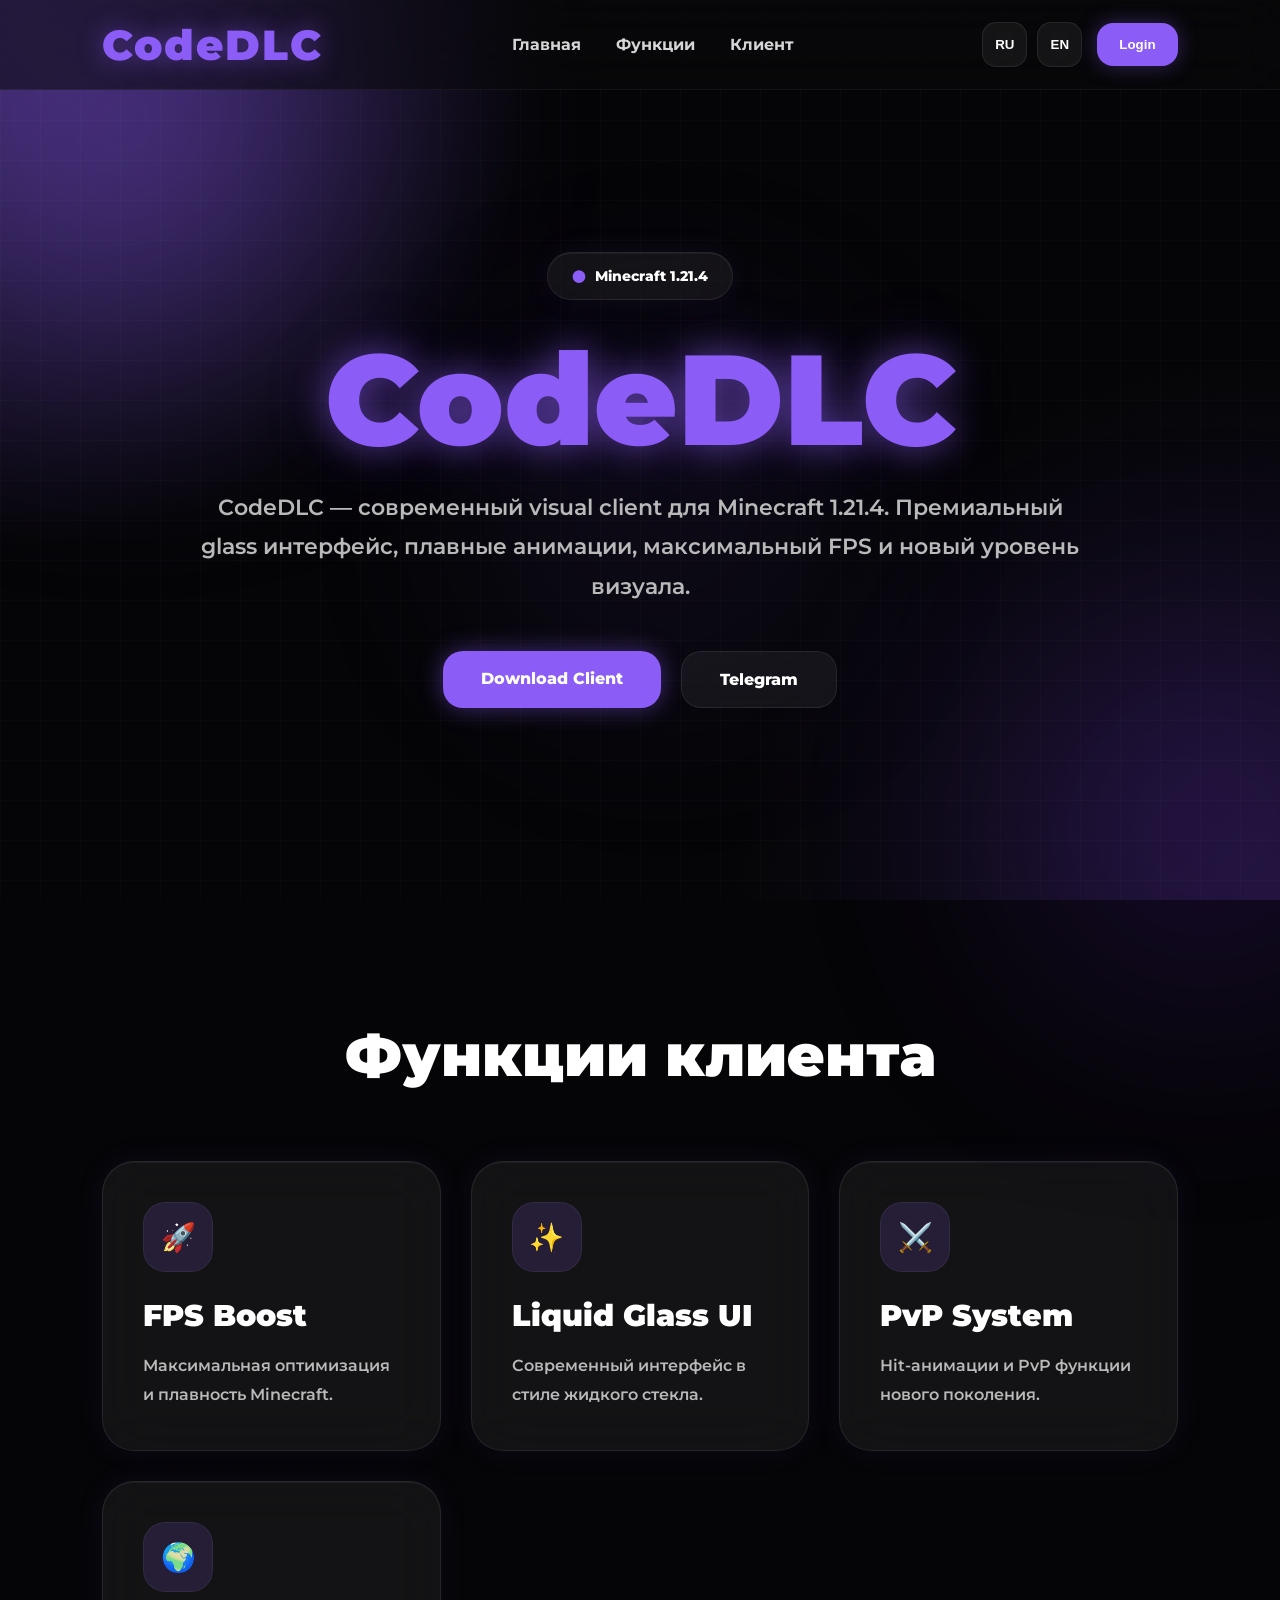
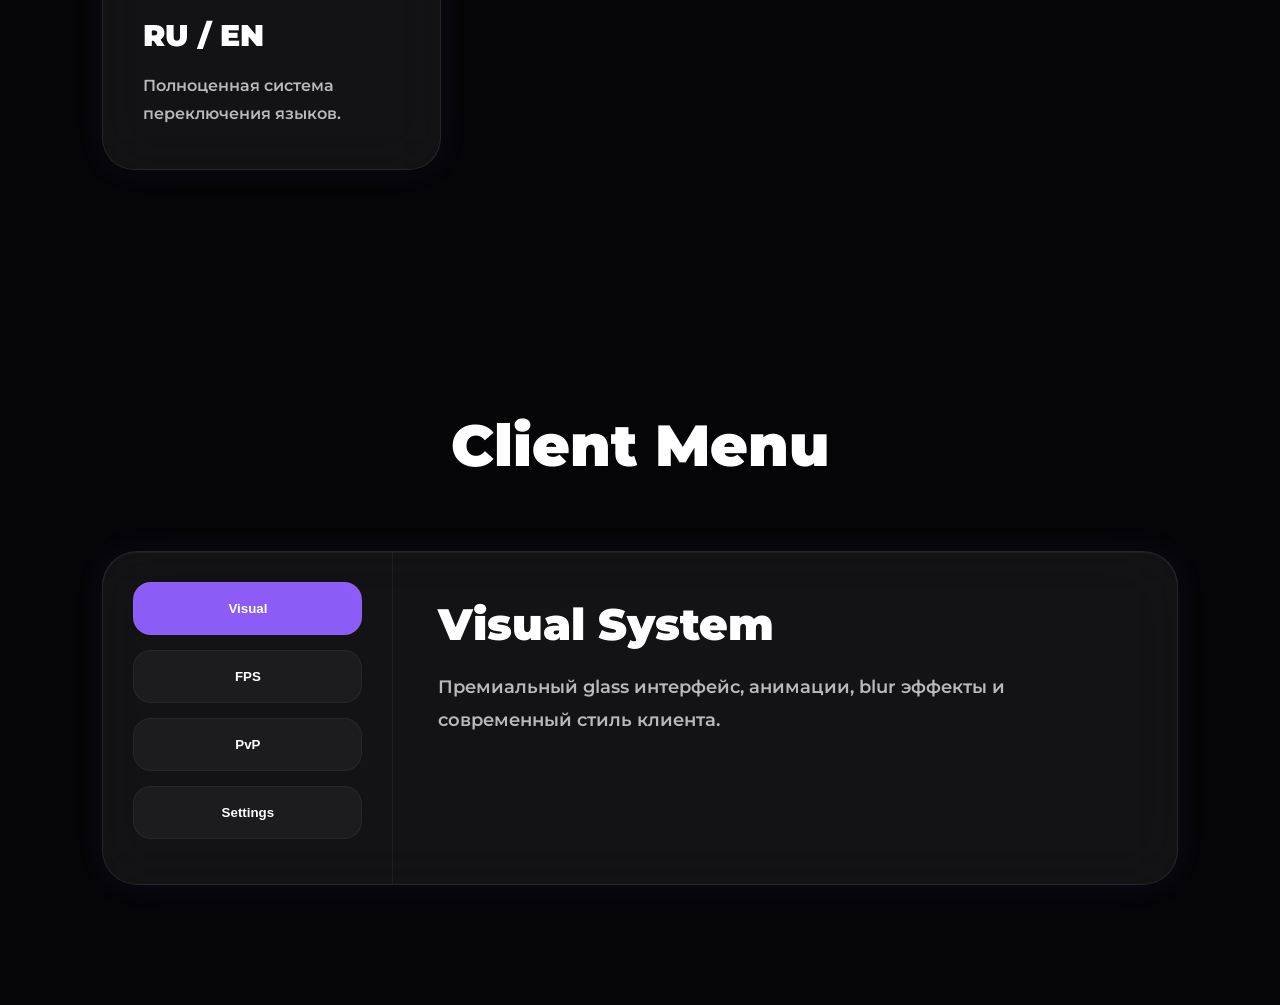
<file: Index.html>
<!DOCTYPE html>
<html lang="ru">
<head>
<meta charset="UTF-8">
<meta name="viewport" content="width=device-width, initial-scale=1.0">

<title>CodeDLC — Minecraft 1.21.4</title>

<link href="https://fonts.googleapis.com/css2?family=Montserrat:wght@400;500;600;700;800;900&display=swap" rel="stylesheet">

<style>

/* ========================= */
/* ROOT */
/* ========================= */

:root{

    --main:#8b5cf6;
    --main-dark:#6d28d9;

    --bg:#050507;

    --glass:rgba(255,255,255,.06);
    --glass2:rgba(255,255,255,.04);

    --border:rgba(255,255,255,.08);

    --text:#ffffff;
    --gray:#b9b9b9;

}

/* ========================= */
/* BASE */
/* ========================= */

*{
    margin:0;
    padding:0;
    box-sizing:border-box;
    scroll-behavior:smooth;
}

body{

    font-family:'Montserrat',sans-serif;

    background:var(--bg);

    color:white;

    overflow-x:hidden;

}

/* ========================= */
/* BACKGROUND */
/* ========================= */

.bg{

    position:fixed;

    inset:0;

    z-index:-5;

    background:
    radial-gradient(circle at top left,
    rgba(139,92,246,.35),
    transparent 35%),

    radial-gradient(circle at bottom right,
    rgba(139,92,246,.16),
    transparent 35%),

    #050507;

}

.blur1,
.blur2,
.blur3{

    position:fixed;

    border-radius:50%;

    filter:blur(130px);

    z-index:-4;

}

.blur1{

    width:450px;
    height:450px;

    background:#8b5cf6;

    top:-100px;
    left:-100px;

    opacity:.35;

}

.blur2{

    width:350px;
    height:350px;

    background:#6d28d9;

    bottom:-100px;
    right:-100px;

    opacity:.22;

}

.blur3{

    width:300px;
    height:300px;

    background:#8b5cf6;

    top:40%;
    left:40%;

    opacity:.12;

}

.grid{

    position:fixed;

    inset:0;

    z-index:-3;

    background-image:
    linear-gradient(rgba(255,255,255,.02) 1px, transparent 1px),
    linear-gradient(90deg, rgba(255,255,255,.02) 1px, transparent 1px);

    background-size:40px 40px;

}

/* ========================= */
/* GLASS */
/* ========================= */

.glass{

    background:var(--glass);

    border:1px solid var(--border);

    backdrop-filter:blur(28px);

    -webkit-backdrop-filter:blur(28px);

    box-shadow:
    inset 0 1px 1px rgba(255,255,255,.06),
    0 0 30px rgba(139,92,246,.08);

}

/* ========================= */
/* NAVBAR */
/* ========================= */

nav{

    position:fixed;

    top:0;

    width:100%;
    height:90px;

    display:flex;
    align-items:center;
    justify-content:space-between;

    padding:0 8%;

    z-index:999;

    background:rgba(10,10,12,.55);

    backdrop-filter:blur(25px);

    border-bottom:1px solid rgba(255,255,255,.05);

}

.logo{

    font-size:42px;

    font-weight:900;

    letter-spacing:2px;

    color:var(--main);

    text-shadow:
    0 0 25px rgba(139,92,246,.5);

}

.nav-links{

    display:flex;

    gap:35px;

}

.nav-links a{

    color:#d6d6d6;

    text-decoration:none;

    font-weight:700;

    transition:.3s;

}

.nav-links a:hover{

    color:var(--main);

}

/* ========================= */
/* LANGUAGE */
/* ========================= */

.right-nav{

    display:flex;
    align-items:center;
    gap:15px;

}

.lang-box{

    display:flex;
    gap:10px;

}

.lang-btn{

    width:45px;
    height:45px;

    border:none;

    border-radius:14px;

    background:var(--glass);

    border:1px solid var(--border);

    color:white;

    font-weight:800;

    cursor:pointer;

    transition:.3s;

    backdrop-filter:blur(20px);

}

.lang-btn:hover{

    background:var(--main);

}

/* ========================= */
/* LOGIN BUTTON */
/* ========================= */

.login-open{

    padding:14px 22px;

    border:none;

    border-radius:16px;

    background:var(--main);

    color:white;

    font-weight:800;

    cursor:pointer;

    transition:.3s;

    box-shadow:
    0 0 20px rgba(139,92,246,.35);

}

.login-open:hover{

    transform:translateY(-3px);

    background:var(--main-dark);

}

/* ========================= */
/* HERO */
/* ========================= */

.hero{

    min-height:100vh;

    display:flex;
    align-items:center;
    justify-content:center;

    text-align:center;

    padding:160px 20px 100px;

}

.hero-content{

    max-width:1000px;

}

.version{

    display:inline-flex;

    align-items:center;

    gap:10px;

    padding:14px 24px;

    border-radius:999px;

    margin-bottom:35px;

    font-size:14px;

    font-weight:800;

}

.version::before{

    content:'⬤';

    color:var(--main);

    font-size:12px;

}

.hero h1{

    font-size:clamp(80px,10vw,190px);

    line-height:1;

    margin-bottom:25px;

    font-weight:900;

    color:var(--main);

    text-shadow:
    0 0 35px rgba(139,92,246,.55),
    0 0 70px rgba(139,92,246,.22);

}

.hero p{

    font-size:22px;

    line-height:1.8;

    color:var(--gray);

    font-weight:600;

    max-width:900px;

    margin:auto;

}

/* ========================= */
/* BUTTONS */
/* ========================= */

.buttons{

    margin-top:45px;

    display:flex;
    justify-content:center;

    gap:20px;

    flex-wrap:wrap;

}

.btn{

    padding:18px 38px;

    border-radius:20px;

    text-decoration:none;

    font-weight:800;

    transition:.35s;

}

.btn-primary{

    background:var(--main);

    color:white;

    box-shadow:
    0 0 25px rgba(139,92,246,.45);

}

.btn-primary:hover{

    transform:translateY(-5px);

    background:var(--main-dark);

}

.btn-secondary{

    background:var(--glass);

    border:1px solid var(--border);

    color:white;

    backdrop-filter:blur(20px);

}

.btn-secondary:hover{

    transform:translateY(-5px);

    border-color:var(--main);

}

/* ========================= */
/* FEATURES */
/* ========================= */

.features{

    padding:120px 8%;

}

.section-title{

    text-align:center;

    font-size:58px;

    font-weight:900;

    margin-bottom:70px;

}

.cards{

    display:grid;

    grid-template-columns:
    repeat(auto-fit,minmax(280px,1fr));

    gap:30px;

}

.card{

    padding:40px;

    border-radius:32px;

    transition:.35s;

    position:relative;

    overflow:hidden;

}

.card:hover{

    transform:translateY(-10px);

    border-color:var(--main);

    box-shadow:
    0 0 35px rgba(139,92,246,.18);

}

.card-icon{

    width:70px;
    height:70px;

    border-radius:22px;

    display:flex;
    align-items:center;
    justify-content:center;

    margin-bottom:25px;

    font-size:28px;

    background:rgba(139,92,246,.15);

    border:1px solid rgba(255,255,255,.06);

}

.card h3{

    font-size:30px;

    margin-bottom:18px;

    font-weight:900;

}

.card p{

    color:var(--gray);

    line-height:1.8;

    font-weight:600;

}

/* ========================= */
/* CLIENT PANEL */
/* ========================= */

.client{

    padding:120px 8%;

}

.client-box{

    display:flex;

    border-radius:35px;

    overflow:hidden;

}

.sidebar{

    width:290px;

    padding:30px;

    border-right:1px solid rgba(255,255,255,.05);

}

.sidebar button{

    width:100%;

    padding:18px;

    margin-bottom:15px;

    border:none;

    border-radius:18px;

    background:rgba(255,255,255,.04);

    border:1px solid rgba(255,255,255,.05);

    color:white;

    font-weight:800;

    cursor:pointer;

    transition:.3s;

}

.sidebar button.active,
.sidebar button:hover{

    background:var(--main);

}

.content{

    flex:1;

    padding:45px;

}

.tab{

    display:none;

}

.tab.active{

    display:block;

}

.tab h2{

    font-size:44px;

    margin-bottom:20px;

    font-weight:900;

}

.tab p{

    color:var(--gray);

    font-size:18px;

    line-height:1.8;

    font-weight:600;

}

/* ========================= */
/* LOGIN PANEL */
/* ========================= */

.auth-panel{

    position:fixed;

    inset:0;

    background:rgba(0,0,0,.55);

    display:none;

    align-items:center;
    justify-content:center;

    z-index:2000;

    padding:20px;

}

.auth-box{

    width:100%;
    max-width:470px;

    padding:40px;

    border-radius:35px;

}

.auth-box h2{

    text-align:center;

    font-size:42px;

    margin-bottom:30px;

    font-weight:900;

}

.input-box{

    margin-bottom:20px;

}

.input-box input{

    width:100%;

    padding:18px 20px;

    border:none;

    outline:none;

    border-radius:18px;

    background:rgba(255,255,255,.05);

    border:1px solid rgba(255,255,255,.06);

    color:white;

    font-size:16px;

    font-weight:700;

}

.input-box input::placeholder{

    color:#b7b7b7;

}

.auth-btn{

    width:100%;

    padding:18px;

    border:none;

    border-radius:18px;

    background:var(--main);

    color:white;

    font-size:17px;

    font-weight:900;

    cursor:pointer;

    transition:.3s;

}

.auth-btn:hover{

    background:var(--main-dark);

}

.auth-switch{

    margin-top:25px;

    text-align:center;

    color:#bcbcbc;

    font-weight:600;

}

.auth-switch span{

    color:var(--main);

    cursor:pointer;

    font-weight:800;

}

/* ========================= */
/* MOBILE */
/* ========================= */

@media(max-width:900px){

    nav{

        padding:0 20px;

    }

    .nav-links{

        display:none;

    }

    .hero{

        padding-top:140px;

    }

    .hero h1{

        font-size:80px;

    }

    .hero p{

        font-size:17px;

        line-height:1.7;

    }

    .buttons{

        flex-direction:column;

    }

    .btn{

        width:100%;

    }

    .section-title{

        font-size:40px;

    }

    .cards{

        grid-template-columns:1fr;

    }

    .client-box{

        flex-direction:column;

    }

    .sidebar{

        width:100%;

        border-right:none;

        border-bottom:1px solid rgba(255,255,255,.05);

    }

    .content{

        padding:30px;

    }

    .tab h2{

        font-size:32px;

    }

    .right-nav{

        gap:10px;

    }

    .login-open{

        padding:12px 16px;

        font-size:14px;

    }

}

/* ========================= */

</style>
</head>
<body>

<div class="bg"></div>
<div class="blur1"></div>
<div class="blur2"></div>
<div class="blur3"></div>
<div class="grid"></div>

<!-- NAVBAR -->

<nav>

<div class="logo">
CodeDLC
</div>

<div class="nav-links">

<a href="#home">Главная</a>
<a href="#features">Функции</a>
<a href="#client">Клиент</a>

</div>

<div class="right-nav">

<div class="lang-box">

<button class="lang-btn" onclick="setLanguage('ru')">
RU
</button>

<button class="lang-btn" onclick="setLanguage('en')">
EN
</button>

</div>

<button class="login-open" onclick="openAuth()">
Login
</button>

</div>

</nav>

<!-- HERO -->

<section class="hero" id="home">

<div class="hero-content">

<div class="version glass">
Minecraft 1.21.4
</div>

<h1>
CodeDLC
</h1>

<p id="heroText">
CodeDLC — современный visual client для Minecraft 1.21.4.
Премиальный glass интерфейс, плавные анимации,
максимальный FPS и новый уровень визуала.
</p>

<div class="buttons">

<a href="#" class="btn btn-primary">
Download Client
</a>

<a href="https://t.me/CodeDLC0" class="btn btn-secondary">
Telegram
</a>

</div>

</div>

</section>

<!-- FEATURES -->

<section class="features" id="features">

<h2 class="section-title" id="featuresTitle">
Функции клиента
</h2>

<div class="cards">

<div class="card glass">

<div class="card-icon">
🚀
</div>

<h3>
FPS Boost
</h3>

<p>
Максимальная оптимизация и плавность Minecraft.
</p>

</div>

<div class="card glass">

<div class="card-icon">
✨
</div>

<h3>
Liquid Glass UI
</h3>

<p>
Современный интерфейс в стиле жидкого стекла.
</p>

</div>

<div class="card glass">

<div class="card-icon">
⚔️
</div>

<h3>
PvP System
</h3>

<p>
Hit-анимации и PvP функции нового поколения.
</p>

</div>

<div class="card glass">

<div class="card-icon">
🌍
</div>

<h3>
RU / EN
</h3>

<p>
Полноценная система переключения языков.
</p>

</div>

</div>

</section>

<!-- CLIENT -->

<section class="client" id="client">

<h2 class="section-title">
Client Menu
</h2>

<div class="client-box glass">

<div class="sidebar">

<button class="tab-btn active"
onclick="openTab(event,'visual')">
Visual
</button>

<button class="tab-btn"
onclick="openTab(event,'fps')">
FPS
</button>

<button class="tab-btn"
onclick="openTab(event,'pvp')">
PvP
</button>

<button class="tab-btn"
onclick="openTab(event,'settings')">
Settings
</button>

</div>

<div class="content">

<div class="tab active" id="visual">

<h2>
Visual System
</h2>

<p>
Премиальный glass интерфейс,
анимации, blur эффекты
и современный стиль клиента.
</p>

</div>

<div class="tab" id="fps">

<h2>
FPS Boost
</h2>

<p>
Оптимизация рендера,
улучшенная плавность
и стабильная производительность.
</p>

</div>

<div class="tab" id="pvp">

<h2>
PvP Features
</h2>

<p>
Combat функции,
кастомные hit-анимации
и улучшенный PvP опыт.
</p>

</div>

<div class="tab" id="settings">

<h2>
Client Settings
</h2>

<p>
Полная настройка клиента,
цветов, анимаций
и интерфейса.
</p>

</div>

</div>

</div>

</section>

<!-- LOGIN PANEL -->

<div class="auth-panel" id="authPanel">

<div class="auth-box glass">

<h2 id="authTitle">
Авторизация
</h2>

<div class="input-box">
<input type="text" placeholder="Login">
</div>

<div class="input-box">
<input type="password" placeholder="Password">
</div>

<button class="auth-btn" id="authBtn">
Войти
</button>

<div class="auth-switch">

<span onclick="switchAuth()" id="switchText">
Создать аккаунт
</span>

</div>

</div>

</div>

<script>

/* ========================= */
/* AUTH */
/* ========================= */

function openAuth(){

    document
    .getElementById("authPanel")
    .style.display="flex";

}

window.onclick=function(e){

    let panel=
    document.getElementById("authPanel");

    if(e.target===panel){

        panel.style.display="none";

    }

}

/* ========================= */
/* TABS */
/* ========================= */

function openTab(event,tabId){

    let tabs=
    document.querySelectorAll(".tab");

    let buttons=
    document.querySelectorAll(".tab-btn");

    tabs.forEach(tab=>{

        tab.classList.remove("active");

    });

    buttons.forEach(btn=>{

        btn.classList.remove("active");

    });

    document
    .getElementById(tabId)
    .classList
    .add("active");

    event.target
    .classList
    .add("active");

}

/* ========================= */
/* LOGIN / REGISTER */
/* ========================= */

let login=true;

function switchAuth(){

    login=!login;

    if(login){

        document.getElementById("authTitle")
        .innerText="Авторизация";

        document.getElementById("authBtn")
        .innerText="Войти";

        document.getElementById("switchText")
        .innerText="Создать аккаунт";

    }else{

        document.getElementById("authTitle")
        .innerText="Регистрация";

        document.getElementById("authBtn")
        .innerText="Создать аккаунт";

        document.getElementById("switchText")
        .innerText="Уже есть аккаунт?";

    }

}

/* ========================= */
/* LANGUAGE */
/* ========================= */

function setLanguage(lang){

    if(lang==="en"){

        document.getElementById("heroText")
        .innerText=
        "CodeDLC is a premium Minecraft 1.21.4 visual client with liquid glass UI, smooth animations and high performance.";

        document.getElementById("featuresTitle")
        .innerText=
        "Client Features";

        document.getElementById("authTitle")
        .innerText=
        "Authorization";

        document.getElementById("authBtn")
        .innerText=
        "Login";

        document.getElementById("switchText")
        .innerText=
        "Create account";

    }

    if(lang==="ru"){

        document.getElementById("heroText")
        .innerText=
        "CodeDLC — современный visual client для Minecraft 1.21.4. Премиальный glass интерфейс, плавные анимации, максимальный FPS и новый уровень визуала.";

        document.getElementById("featuresTitle")
        .innerText=
        "Функции клиента";

        document.getElementById("authTitle")
        .innerText=
        "Авторизация";

        document.getElementById("authBtn")
        .innerText=
        "Войти";

        document.getElementById("switchText")
        .innerText=
        "Создать аккаунт";

    }

}

</script>

</body>
</html>
</file>
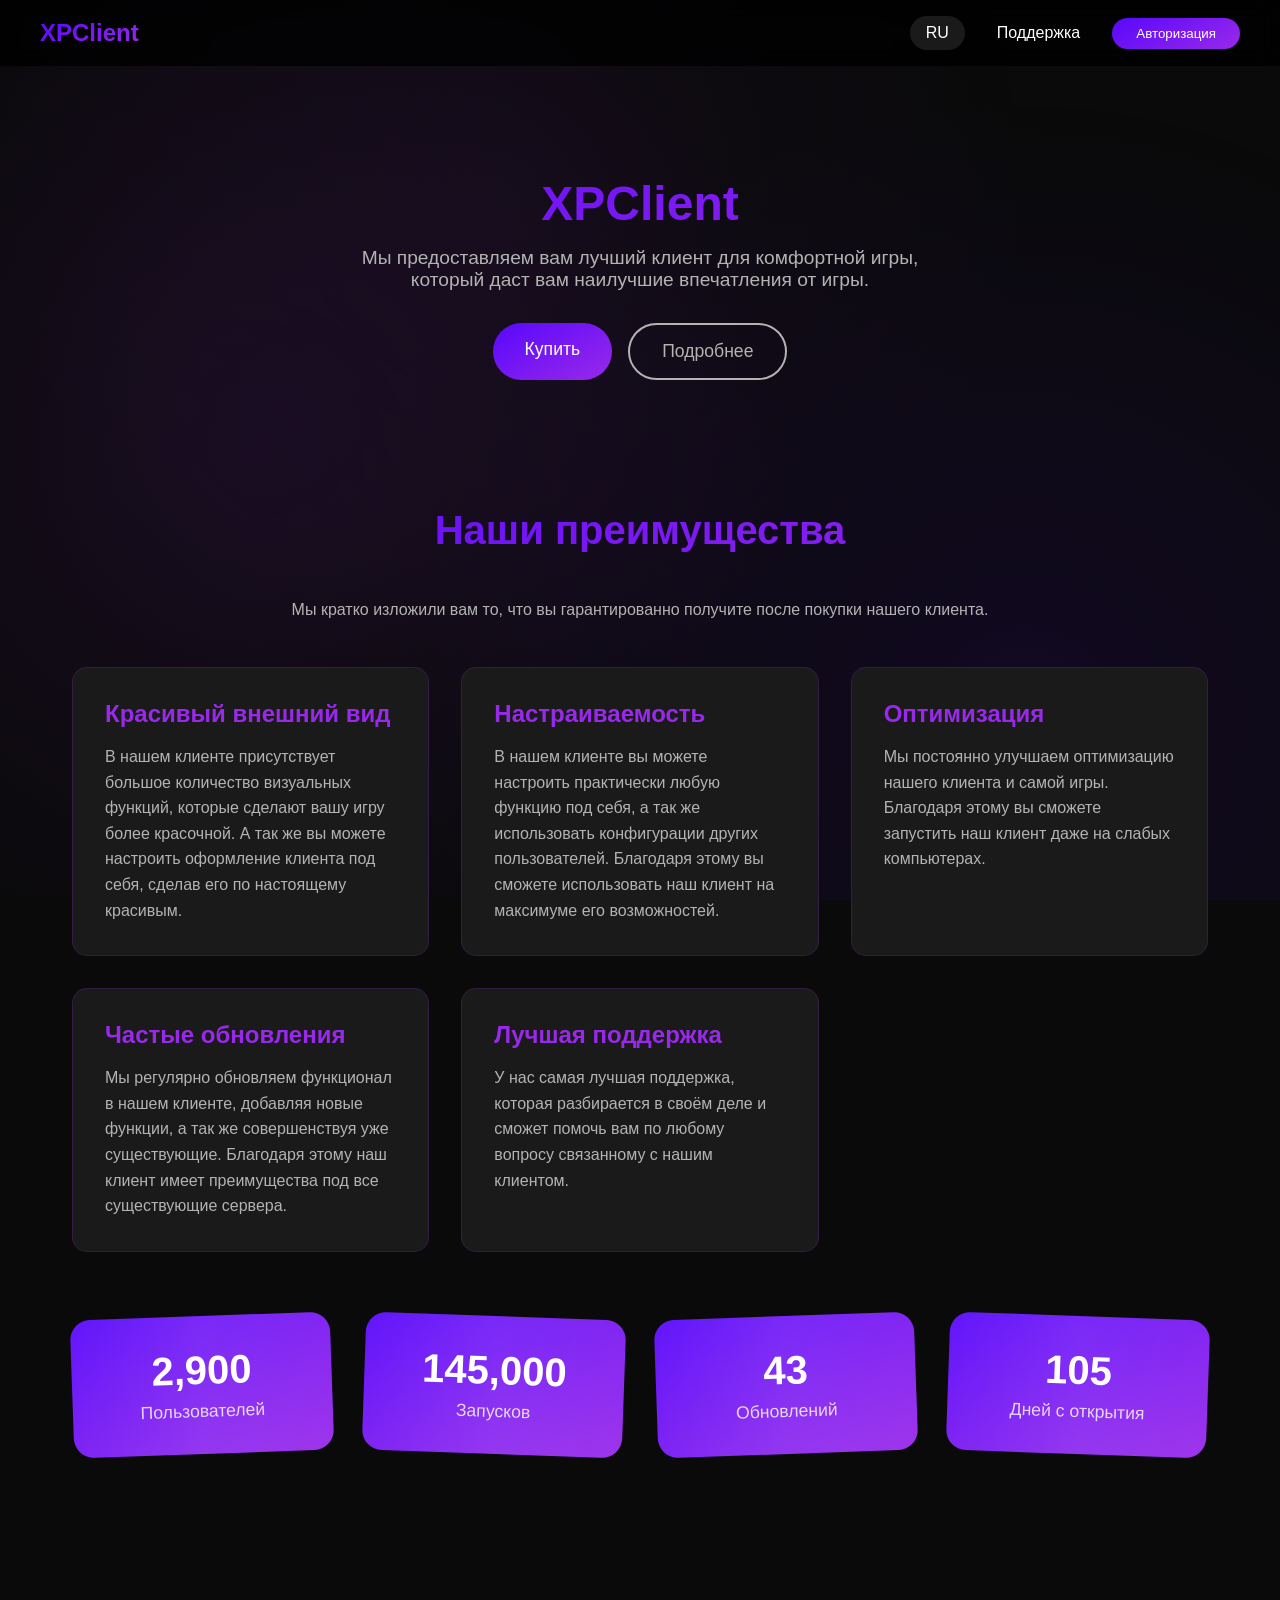
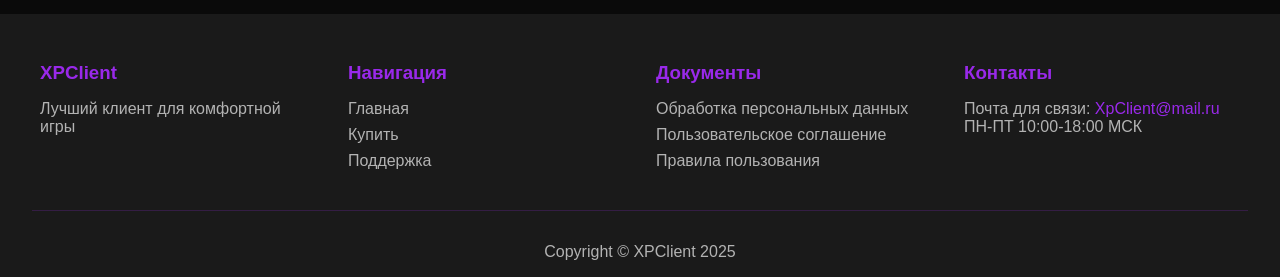
<file: Site.html>
<!DOCTYPE html>
<html lang="ru">
<head>
    <meta charset="UTF-8">
    <meta name="viewport" content="width=device-width, initial-scale=1.0">
    <title>XPClient</title>
    <style>
        :root {
            --gradient-color: linear-gradient(330deg, #9929ea 0%, #5808fb 100%);
            --gradient-hover-color: linear-gradient(330deg, #8825cf 0%, #4d09d6 100%);
            --gradient-focus-color: linear-gradient(330deg, #7c22bd 0%, #4809c5 100%);
            --text-color: #ffffff;
            --text-secondary: #b3b3b3;
            --bg-color: #0a0a0a;
            --bg-secondary: #1a1a1a;
        }

        * {
            margin: 0;
            padding: 0;
            box-sizing: border-box;
        }

        body {
            font-family: -apple-system, BlinkMacSystemFont, 'Segoe UI', Roboto, sans-serif;
            background: var(--bg-color);
            color: var(--text-color);
            overflow-x: hidden;
            position: relative;
        }

        body::before {
            content: '';
            position: fixed;
            top: 0;
            left: 0;
            right: 0;
            bottom: 0;
            background: url('https://celka.su/storage/img/background.png') center/cover;
            opacity: 0.1;
            z-index: -1;
        }

        body::after {
            content: '';
            position: fixed;
            top: 0;
            left: 0;
            right: 0;
            bottom: 0;
            background: radial-gradient(circle at 20% 50%, rgba(153, 41, 234, 0.1) 0%, transparent 50%),
                        radial-gradient(circle at 80% 80%, rgba(88, 8, 251, 0.1) 0%, transparent 50%),
                        radial-gradient(circle at 40% 20%, rgba(153, 41, 234, 0.05) 0%, transparent 50%);
            animation: pulse 20s ease-in-out infinite;
            z-index: -1;
        }

        @keyframes pulse {
            0%, 100% { opacity: 0.5; }
            50% { opacity: 1; }
        }

        header {
            position: fixed;
            top: 0;
            width: 100%;
            background: rgba(0, 0, 0, 0.8);
            backdrop-filter: blur(10px);
            z-index: 1000;
            padding: 1rem 2rem;
        }

        nav {
            display: flex;
            justify-content: space-between;
            align-items: center;
            max-width: 1200px;
            margin: 0 auto;
        }

        .logo {
            font-size: 1.5rem;
            font-weight: bold;
            background: var(--gradient-color);
            -webkit-background-clip: text;
            -webkit-text-fill-color: transparent;
            background-clip: text;
        }

        .nav-links {
            display: flex;
            gap: 2rem;
            align-items: center;
        }

        .language-switch {
            position: relative;
            cursor: pointer;
            padding: 0.5rem 1rem;
            border-radius: 20px;
            background: var(--bg-secondary);
            transition: all 0.3s ease;
        }

        .language-switch:hover {
            background: var(--gradient-color);
        }

        .language-dropdown {
            position: absolute;
            top: 100%;
            right: 0;
            margin-top: 0.5rem;
            background: var(--bg-secondary);
            border-radius: 10px;
            overflow: hidden;
            max-height: 0;
            transition: max-height 0.3s ease;
            box-shadow: 0 4px 20px rgba(0, 0, 0, 0.3);
        }

        .language-switch:hover .language-dropdown {
            max-height: 200px;
        }

        .language-option {
            padding: 0.5rem 1rem;
            transition: background 0.3s ease;
        }

        .language-option:hover {
            background: rgba(153, 41, 234, 0.2);
        }

        .support-btn {
            color: var(--text-color);
            text-decoration: none;
            transition: all 0.3s ease;
        }

        .support-btn:hover {
            color: #9929ea;
        }

        .auth-btn {
            padding: 0.5rem 1.5rem;
            background: var(--gradient-color);
            border: none;
            border-radius: 25px;
            color: var(--text-color);
            cursor: pointer;
            transition: all 0.3s ease;
            font-weight: 500;
        }

        .auth-btn:hover {
            background: var(--gradient-hover-color);
            transform: translateY(-2px);
            box-shadow: 0 5px 20px rgba(153, 41, 234, 0.4);
        }

        main {
            margin-top: 80px;
            padding: 2rem;
            max-width: 1200px;
            margin-left: auto;
            margin-right: auto;
        }

        .hero {
            text-align: center;
            padding: 4rem 0;
        }

        .hero h1 {
            font-size: 3rem;
            margin-bottom: 1rem;
            background: var(--gradient-color);
            -webkit-background-clip: text;
            -webkit-text-fill-color: transparent;
            background-clip: text;
        }

        .hero p {
            font-size: 1.2rem;
            color: var(--text-secondary);
            margin-bottom: 2rem;
            max-width: 600px;
            margin-left: auto;
            margin-right: auto;
        }

        .cta-buttons {
            display: flex;
            gap: 1rem;
            justify-content: center;
            flex-wrap: wrap;
        }

        .btn-primary {
            padding: 1rem 2rem;
            background: var(--gradient-color);
            border: none;
            border-radius: 30px;
            color: var(--text-color);
            font-size: 1.1rem;
            cursor: pointer;
            transition: all 0.3s ease;
            text-decoration: none;
            display: inline-block;
        }

        .btn-primary:hover {
            background: var(--gradient-hover-color);
            transform: translateY(-3px);
            box-shadow: 0 10px 30px rgba(153, 41, 234, 0.4);
        }

        .btn-secondary {
            padding: 1rem 2rem;
            background: transparent;
            border: 2px solid var(--text-secondary);
            border-radius: 30px;
            color: var(--text-secondary);
            font-size: 1.1rem;
            cursor: pointer;
            transition: all 0.3s ease;
            text-decoration: none;
            display: inline-block;
        }

        .btn-secondary:hover {
            border-color: #9929ea;
            color: #9929ea;
        }

        .features {
            margin: 4rem 0;
        }

        .features h2 {
            text-align: center;
            font-size: 2.5rem;
            margin-bottom: 3rem;
            background: var(--gradient-color);
            -webkit-background-clip: text;
            -webkit-text-fill-color: transparent;
            background-clip: text;
        }

        .features-grid {
            display: grid;
            grid-template-columns: repeat(auto-fit, minmax(300px, 1fr));
            gap: 2rem;
            margin-bottom: 4rem;
        }

        .feature-card {
            background: var(--bg-secondary);
            padding: 2rem;
            border-radius: 15px;
            transition: transform 0.3s ease;
            border: 1px solid rgba(153, 41, 234, 0.2);
        }

        .feature-card:hover {
            transform: translateY(-5px);
            box-shadow: 0 10px 30px rgba(153, 41, 234, 0.2);
        }

        .feature-card h3 {
            font-size: 1.5rem;
            margin-bottom: 1rem;
            color: #9929ea;
        }

        .feature-card p {
            color: var(--text-secondary);
            line-height: 1.6;
        }

        .stats {
            display: grid;
            grid-template-columns: repeat(auto-fit, minmax(200px, 1fr));
            gap: 2rem;
            margin: 4rem 0;
        }

        .stat-card {
            background: var(--gradient-color);
            padding: 2rem;
            border-radius: 20px;
            text-align: center;
            transform: rotate(-2deg);
            transition: transform 0.3s ease;
            position: relative;
            overflow: hidden;
        }

        .stat-card:nth-child(even) {
            transform: rotate(2deg);
        }

        .stat-card:hover {
            transform: rotate(0deg) scale(1.05);
        }

        .stat-card::before {
            content: '';
            position: absolute;
            top: -50%;
            left: -50%;
            width: 200%;
            height: 200%;
            background: linear-gradient(45deg, transparent, rgba(255, 255, 255, 0.1), transparent);
            transform: rotate(45deg);
            transition: all 0.5s ease;
        }

        .stat-card:hover::before {
            animation: shine 0.5s ease;
        }

        @keyframes shine {
            0% { transform: translateX(-100%) translateY(-100%) rotate(45deg); }
            100% { transform: translateX(100%) translateY(100%) rotate(45deg); }
        }

        .stat-number {
            font-size: 2.5rem;
            font-weight: bold;
            margin-bottom: 0.5rem;
        }

        .stat-label {
            color: rgba(255, 255, 255, 0.8);
            font-size: 1.1rem;
        }

        footer {
            background: var(--bg-secondary);
            margin-top: 4rem;
            padding: 3rem 2rem 1rem;
        }

        .footer-content {
            max-width: 1200px;
            margin: 0 auto;
            display: grid;
            grid-template-columns: repeat(auto-fit, minmax(250px, 1fr));
            gap: 2rem;
        }

        .footer-section h3 {
            margin-bottom: 1rem;
            color: #9929ea;
        }

        .footer-section a {
            color: var(--text-secondary);
            text-decoration: none;
            display: block;
            margin-bottom: 0.5rem;
            transition: color 0.3s ease;
        }

        .footer-section a:hover {
            color: #9929ea;
        }

        .footer-bottom {
            text-align: center;
            margin-top: 2rem;
            padding-top: 2rem;
            border-top: 1px solid rgba(153, 41, 234, 0.2);
            color: var(--text-secondary);
        }

        @media (max-width: 768px) {
            .nav-links {
                flex-direction: column;
                gap: 1rem;
            }

            header {
                padding: 1rem;
            }

            .hero h1 {
                font-size: 2rem;
            }

            .cta-buttons {
                flex-direction: column;
                align-items: center;
            }

            .features-grid {
                grid-template-columns: 1fr;
            }
        }
    </style>
</head>
<body>
    <header>
        <nav>
            <div class="logo">XPClient</div>
            <div class="nav-links">
                <div class="language-switch">
                    <span>RU</span>
                    <div class="language-dropdown">
                        <div class="language-option">RU</div>
                        <div class="language-option">EN</div>
                    </div>
                </div>
                <a href="https://t.me/krendelprosto" class="support-btn">Поддержка</a>
                <button class="auth-btn">Авторизация</button>
            </div>
        </nav>
    </header>

    <main>
        <section class="hero">
            <h1>XPClient</h1>
            <p>Мы предоставляем вам лучший клиент для комфортной игры, который даст вам наилучшие впечатления от игры.</p>
            <div class="cta-buttons">
                <a href="#buy" class="btn-primary">Купить</a>
                <button class="btn-secondary">Подробнее</button>
            </div>
        </section>

        <section class="features">
            <h2>Наши преимущества</h2>
            <p style="text-align: center; color: var(--text-secondary); margin-bottom: 3rem;">
                Мы кратко изложили вам то, что вы гарантированно получите после покупки нашего клиента.
            </p>
            
            <div class="features-grid">
                <div class="feature-card">
                    <h3>Красивый внешний вид</h3>
                    <p>В нашем клиенте присутствует большое количество визуальных функций, которые сделают вашу игру более красочной. А так же вы можете настроить оформление клиента под себя, сделав его по настоящему красивым.</p>
                </div>
                
                <div class="feature-card">
                    <h3>Настраиваемость</h3>
                    <p>В нашем клиенте вы можете настроить практически любую функцию под себя, а так же использовать конфигурации других пользователей. Благодаря этому вы сможете использовать наш клиент на максимуме его возможностей.</p>
                </div>
                
                <div class="feature-card">
                    <h3>Оптимизация</h3>
                    <p>Мы постоянно улучшаем оптимизацию нашего клиента и самой игры. Благодаря этому вы сможете запустить наш клиент даже на слабых компьютерах.</p>
                </div>
                
                <div class="feature-card">
                    <h3>Частые обновления</h3>
                    <p>Мы регулярно обновляем функционал в нашем клиенте, добавляя новые функции, а так же совершенствуя уже существующие. Благодаря этому наш клиент имеет преимущества под все существующие сервера.</p>
                </div>
                
                <div class="feature-card">
                    <h3>Лучшая поддержка</h3>
                    <p>У нас самая лучшая поддержка, которая разбирается в своём деле и сможет помочь вам по любому вопросу связанному с нашим клиентом.</p>
                </div>
            </div>

            <div class="stats">
                <div class="stat-card">
                    <div class="stat-number" data-target="10000">0</div>
                    <div class="stat-label">Пользователей</div>
                </div>
                <div class="stat-card">
                    <div class="stat-number" data-target="500000">0</div>
                    <div class="stat-label">Запусков</div>
                </div>
                <div class="stat-card">
                    <div class="stat-number" data-target="150">0</div>
                    <div class="stat-label">Обновлений</div>
                </div>
                <div class="stat-card">
                    <div class="stat-number" data-target="365">0</div>
                    <div class="stat-label">Дней с открытия</div>
                </div>
            </div>
        </section>
    </main>

    <footer>
        <div class="footer-content">
            <div class="footer-section">
                <h3>XPClient</h3>
                <p style="color: var(--text-secondary);">Лучший клиент для комфортной игры</p>
            </div>
            
            <div class="footer-section">
                <h3>Навигация</h3>
                <a href="#home">Главная</a>
                <a href="#buy">Купить</a>
                <a href="https://t.me/krendelprosto">Поддержка</a>
            </div>
            
            <div class="footer-section">
                <h3>Документы</h3>
                <a href="#">Обработка персональных данных</a>
                <a href="#">Пользовательское соглашение</a>
                <a href="#">Правила пользования</a>
            </div>
            
            <div class="footer-section">
                <h3>Контакты</h3>
                <p style="color: var(--text-secondary);">Почта для связи: <a href="mailto:XpClient@mail.ru" style="display: inline; color: #9929ea;">XpClient@mail.ru</a></p>
                <p style="color: var(--text-secondary);">ПН-ПТ 10:00-18:00 МСК</p>
            </div>
        </div>
        
        <div class="footer-bottom">
            <p>Copyright © XPClient 2025</p>
        </div>
    </footer>

    <script>
        // Анимация счетчиков
        const observerOptions = {
            threshold: 0.7
        };

        const observer = new IntersectionObserver((entries) => {
            entries.forEach(entry => {
                if (entry.isIntersecting) {
                    animateCounter(entry.target);
                }
            });
        }, observerOptions);

        document.querySelectorAll('.stat-card').forEach(card => {
            observer.observe(card);
        });

        function animateCounter(element) {
            const counter = element.querySelector('.stat-number');
            const target = parseInt(counter.dataset.target);
            const increment = target / 100;
            let current = 0;

            const updateCounter = () => {
                if (current < target) {
                    current += increment;
                    counter.textContent = Math.floor(current).toLocaleString();
                    requestAnimationFrame(updateCounter);
                } else {
                    counter.textContent = target.toLocaleString();
                }
            };

            updateCounter();
        }

        // Плавная прокрутка
        document.querySelectorAll('a[href^="#"]').forEach(anchor => {
            anchor.addEventListener('click', function (e) {
                e.preventDefault();
                const target = document.querySelector(this.getAttribute('href'));
                if (target) {
                    target.scrollIntoView({ behavior: 'smooth' });
                }
            });
        });
    </script>
</body>
</html>
</file>
